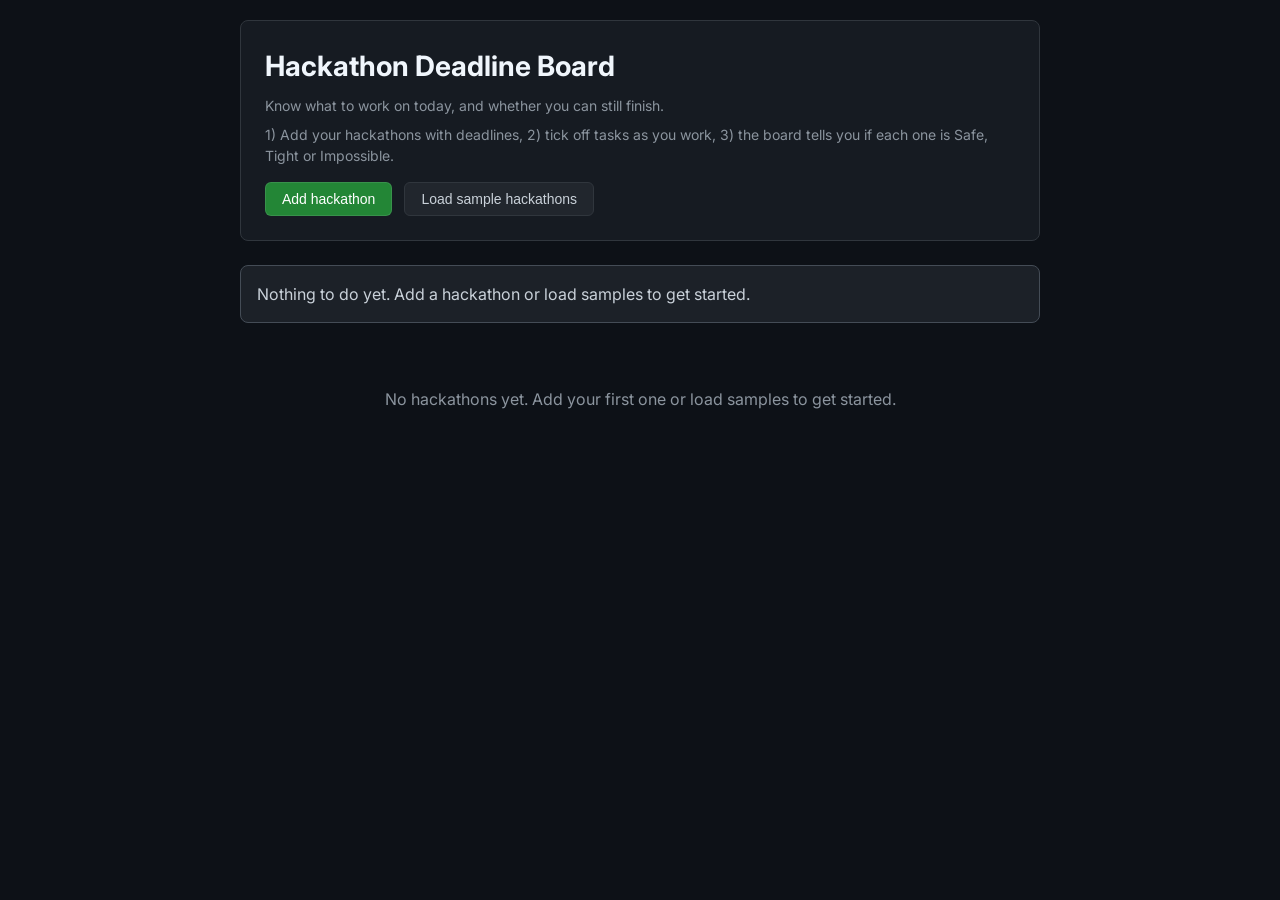
<file: index.html>
<!DOCTYPE html>
<html lang="en">
<head>
    <meta charset="UTF-8">
    <meta name="viewport" content="width=device-width, initial-scale=1.0">
    <title>Hackathon Deadline Board</title>
    <link rel="stylesheet" href="style.css">
    <link href="https://fonts.googleapis.com/css2?family=Inter:wght@400;500;600;700&display=swap" rel="stylesheet">
</head>
<body>
    <div id="app">
        <header>
            <h1>Hackathon Deadline Board</h1>
            <p>Know what to work on today, and whether you can still finish.</p>
            <p>1) Add your hackathons with deadlines, 2) tick off tasks as you work, 3) the board tells you if each one is Safe, Tight or Impossible.</p>
            <div class="actions">
                <button id="addHackathonBtn">Add hackathon</button>
                <button id="loadSamplesBtn">Load sample hackathons</button>
            </div>
        </header>

        <div id="todoPanel" class="panel hidden"></div>
        <div id="cardsBoard" class="board"></div>
    </div>

    <!-- Modal Form -->
    <div id="hackathonModal" class="modal hidden">
        <div class="modal-content">
            <h3 id="modalTitle" style="margin-bottom: 12px; color: #f0f6fc;">Add Hackathon</h3>
            <form id="hackathonForm">
                <input type="hidden" id="editId" value="">
                <div style="margin-bottom: 8px;">
                    <label style="font-size: 12px; color: #8b949e;">Name</label>
                    <input type="text" id="name" placeholder="Hackathon Name" required style="width: 100%; margin-top: 4px;">
                </div>
                <div style="margin-bottom: 8px;">
                    <label style="font-size: 12px; color: #8b949e;">Deadline (Local Time)</label>
                    <input type="datetime-local" id="deadline" required style="width: 100%; margin-top: 4px;">
                </div>
                <div style="margin-bottom: 12px;">
                    <label style="font-size: 12px; color: #8b949e;">Link</label>
                    <input type="text" id="link" placeholder="https://..." style="width: 100%; margin-top: 4px;">
                </div>
                <div style="display: flex; gap: 8px;">
                    <button type="submit" id="saveBtn">Save</button>
                    <button type="button" id="cancelBtn">Cancel</button>
                </div>
            </form>
        </div>
    </div>

    <!-- Confetti Container -->
    <div id="confettiContainer"></div>

    <script src="samples.js"></script>
    <script src="app.js"></script>
</body>
</html>
</file>
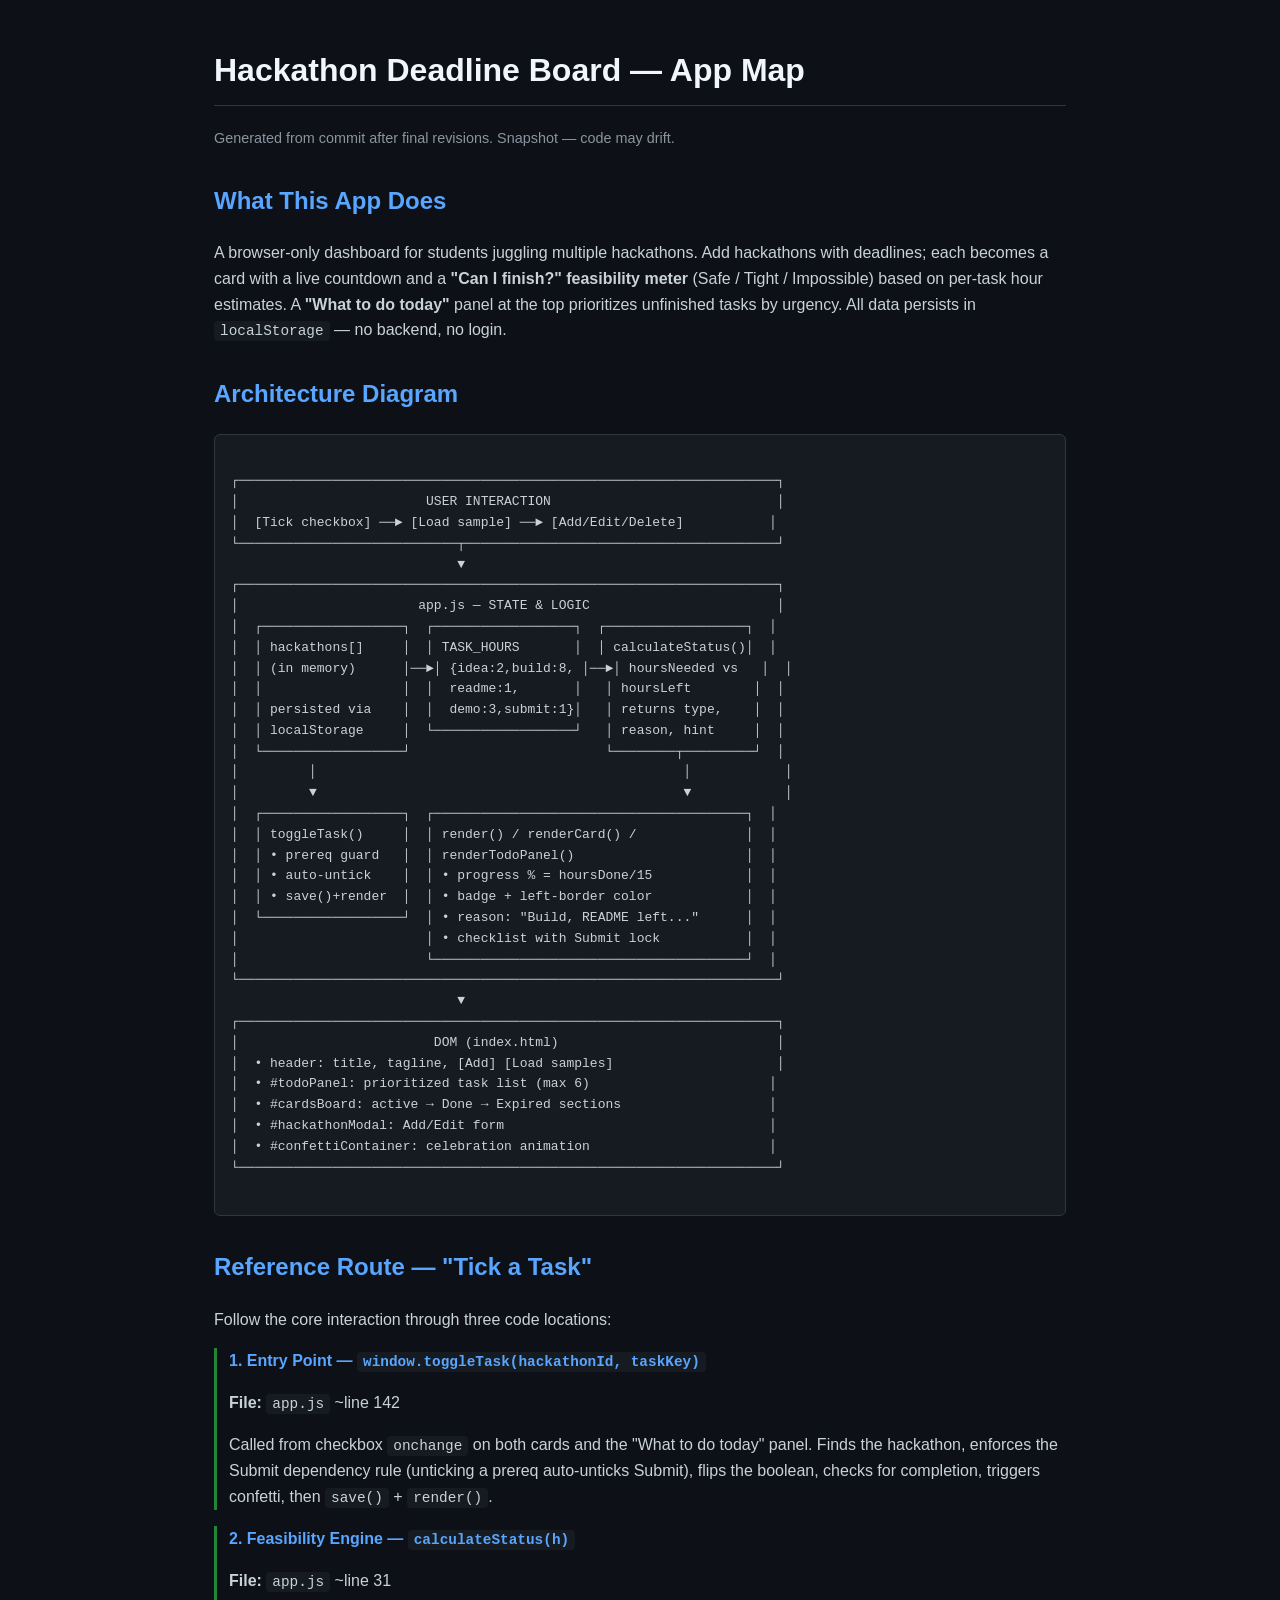
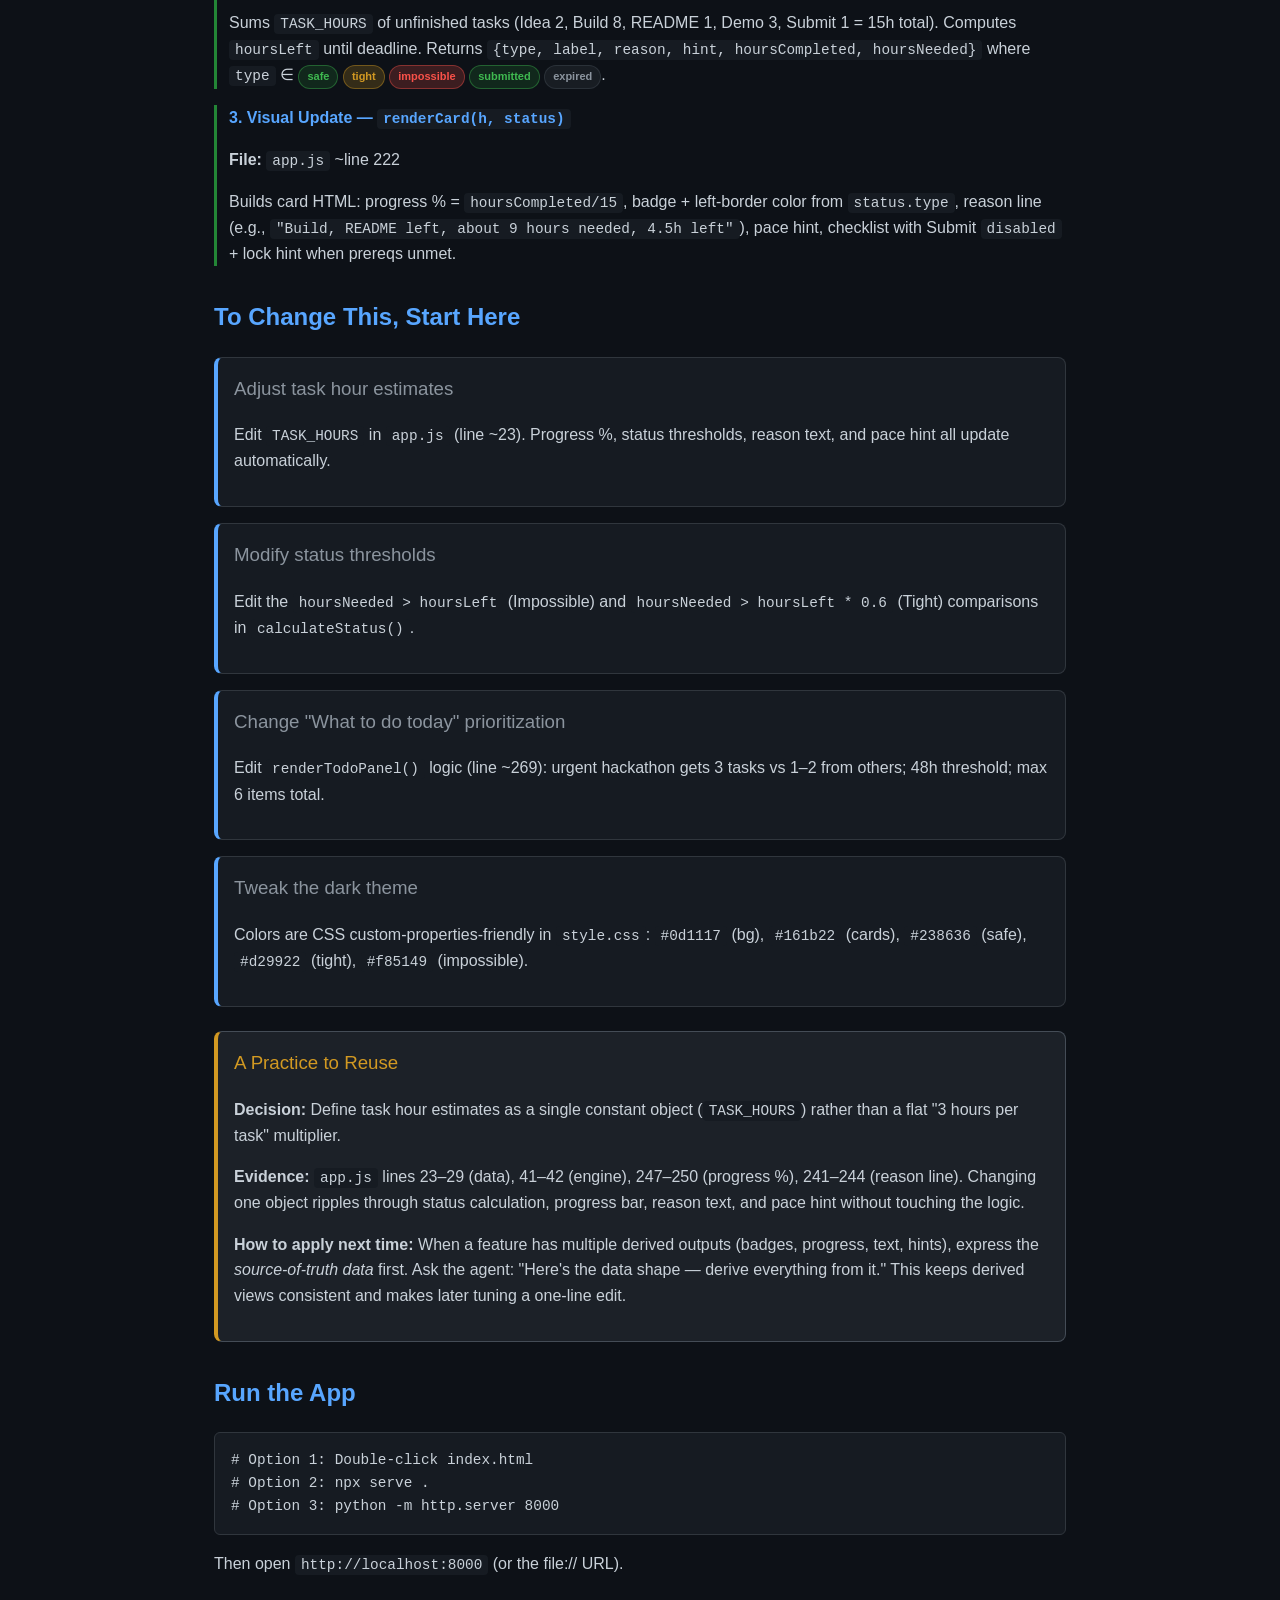
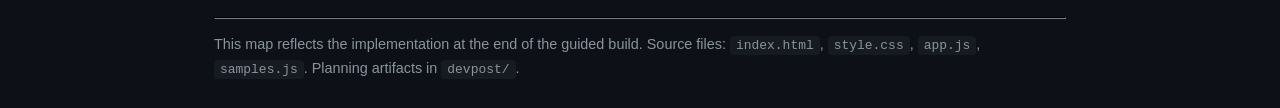
<file: devpost/app-map.html>
<!DOCTYPE html>
<html lang="en">
<head>
    <meta charset="UTF-8">
    <meta name="viewport" content="width=device-width, initial-scale=1.0">
    <title>Hackathon Deadline Board — App Map</title>
    <style>
        * { box-sizing: border-box; }
        body {
            font-family: -apple-system, BlinkMacSystemFont, "Segoe UI", Roboto, Helvetica, Arial, sans-serif;
            max-width: 900px; margin: 0 auto; padding: 24px;
            background: #0d1117; color: #c9d1d9; line-height: 1.6;
        }
        h1 { color: #f0f6fc; border-bottom: 1px solid #30363d; padding-bottom: 8px; }
        h2 { color: #58a6ff; margin-top: 32px; }
        h3 { color: #8b949e; font-weight: 500; }
        code { background: #161b22; padding: 2px 6px; border-radius: 4px; font-family: ui-monospace, SFMono-Regular, Menlo, monospace; font-size: 0.9em; }
        pre { background: #161b22; padding: 16px; border-radius: 6px; overflow-x: auto; border: 1px solid #30363d; }
        pre code { background: none; padding: 0; }
        .card { background: #161b22; border: 1px solid #30363d; border-left: 4px solid #58a6ff; border-radius: 8px; padding: 16px; margin: 16px 0; }
        .card h3 { margin-top: 0; }
        .route-stop { border-left: 3px solid #238636; padding-left: 12px; margin: 12px 0; }
        .route-stop .label { font-weight: 600; color: #58a6ff; }
        .badge { display: inline-block; padding: 2px 8px; border-radius: 12px; font-size: 11px; font-weight: 600; background: rgba(35,134,54,0.2); color: #3fb950; border: 1px solid rgba(63,185,80,0.4); }
        .badge.warn { background: rgba(210,153,34,0.2); color: #d29922; border-color: rgba(210,153,34,0.4); }
        .badge.danger { background: rgba(248,81,73,0.2); color: #f85149; border-color: rgba(248,81,73,0.4); }
        .diagram { font-family: ui-monospace, SFMono-Regular, Menlo, monospace; font-size: 13px; white-space: pre; background: #161b22; padding: 16px; border-radius: 6px; border: 1px solid #30363d; overflow-x: auto; }
        details { margin: 16px 0; }
        summary { cursor: pointer; color: #58a6ff; font-weight: 500; }
        summary:hover { text-decoration: underline; }
        .practice { background: #1c2128; border: 1px solid #444c56; border-left: 4px solid #d29922; padding: 16px; border-radius: 8px; margin-top: 24px; }
        .practice h3 { margin-top: 0; color: #d29922; }
        a { color: #58a6ff; }
        .file-ref { color: #8b949e; font-size: 0.9em; }
    </style>
</head>
<body>
    <h1>Hackathon Deadline Board — App Map</h1>
    <p class="file-ref">Generated from commit after final revisions. Snapshot — code may drift.</p>

    <h2>What This App Does</h2>
    <p>A browser-only dashboard for students juggling multiple hackathons. Add hackathons with deadlines; each becomes a card with a live countdown and a <strong>"Can I finish?" feasibility meter</strong> (Safe / Tight / Impossible) based on per-task hour estimates. A <strong>"What to do today"</strong> panel at the top prioritizes unfinished tasks by urgency. All data persists in <code>localStorage</code> — no backend, no login.</p>

    <h2>Architecture Diagram</h2>
    <div class="diagram">
┌─────────────────────────────────────────────────────────────────────┐
│                        USER INTERACTION                             │
│  [Tick checkbox] ──► [Load sample] ──► [Add/Edit/Delete]           │
└────────────────────────────┬────────────────────────────────────────┘
                             ▼
┌─────────────────────────────────────────────────────────────────────┐
│                       app.js — STATE & LOGIC                        │
│  ┌──────────────────┐  ┌──────────────────┐  ┌──────────────────┐  │
│  │ hackathons[]     │  │ TASK_HOURS       │  │ calculateStatus()│  │
│  │ (in memory)      │──►│ {idea:2,build:8, │──►│ hoursNeeded vs   │  │
│  │                  │  │  readme:1,       │   │ hoursLeft        │  │
│  │ persisted via    │  │  demo:3,submit:1}│   │ returns type,    │  │
│  │ localStorage     │  └──────────────────┘   │ reason, hint     │  │
│  └──────────────────┘                         └────────┬─────────┘  │
│         │                                               │            │
│         ▼                                               ▼            │
│  ┌──────────────────┐  ┌────────────────────────────────────────┐  │
│  │ toggleTask()     │  │ render() / renderCard() /              │  │
│  │ • prereq guard   │  │ renderTodoPanel()                      │  │
│  │ • auto-untick    │  │ • progress % = hoursDone/15            │  │
│  │ • save()+render  │  │ • badge + left-border color            │  │
│  └──────────────────┘  │ • reason: "Build, README left..."      │  │
│                        │ • checklist with Submit lock           │  │
│                        └────────────────────────────────────────┘  │
└─────────────────────────────────────────────────────────────────────┘
                             ▼
┌─────────────────────────────────────────────────────────────────────┐
│                         DOM (index.html)                            │
│  • header: title, tagline, [Add] [Load samples]                     │
│  • #todoPanel: prioritized task list (max 6)                       │
│  • #cardsBoard: active → Done → Expired sections                   │
│  • #hackathonModal: Add/Edit form                                  │
│  • #confettiContainer: celebration animation                       │
└─────────────────────────────────────────────────────────────────────┘
    </div>

    <h2>Reference Route — "Tick a Task"</h2>
    <p>Follow the core interaction through three code locations:</p>

    <div class="route-stop">
        <div class="label">1. Entry Point — <code>window.toggleTask(hackathonId, taskKey)</code></div>
        <p><strong>File:</strong> <code>app.js</code> ~line 142</p>
        <p>Called from checkbox <code>onchange</code> on both cards and the "What to do today" panel. Finds the hackathon, enforces the Submit dependency rule (unticking a prereq auto-unticks Submit), flips the boolean, checks for completion, triggers confetti, then <code>save()</code> + <code>render()</code>.</p>
    </div>

    <div class="route-stop">
        <div class="label">2. Feasibility Engine — <code>calculateStatus(h)</code></div>
        <p><strong>File:</strong> <code>app.js</code> ~line 31</p>
        <p>Sums <code>TASK_HOURS</code> of unfinished tasks (Idea 2, Build 8, README 1, Demo 3, Submit 1 = 15h total). Computes <code>hoursLeft</code> until deadline. Returns <code>{type, label, reason, hint, hoursCompleted, hoursNeeded}</code> where <code>type</code> ∈ <span class="badge">safe</span> <span class="badge warn">tight</span> <span class="badge danger">impossible</span> <span class="badge">submitted</span> <span class="badge" style="background:rgba(72,79,88,0.2);color:#8b949e;border-color:rgba(72,79,88,0.4);">expired</span>.</p>
    </div>

    <div class="route-stop">
        <div class="label">3. Visual Update — <code>renderCard(h, status)</code></div>
        <p><strong>File:</strong> <code>app.js</code> ~line 222</p>
        <p>Builds card HTML: progress % = <code>hoursCompleted/15</code>, badge + left-border color from <code>status.type</code>, reason line (e.g., <code>"Build, README left, about 9 hours needed, 4.5h left"</code>), pace hint, checklist with Submit <code>disabled</code> + lock hint when prereqs unmet.</p>
    </div>

    <h2>To Change This, Start Here</h2>
    <div class="card">
        <h3>Adjust task hour estimates</h3>
        <p>Edit <code>TASK_HOURS</code> in <code>app.js</code> (line ~23). Progress %, status thresholds, reason text, and pace hint all update automatically.</p>
    </div>
    <div class="card">
        <h3>Modify status thresholds</h3>
        <p>Edit the <code>hoursNeeded > hoursLeft</code> (Impossible) and <code>hoursNeeded > hoursLeft * 0.6</code> (Tight) comparisons in <code>calculateStatus()</code>.</p>
    </div>
    <div class="card">
        <h3>Change "What to do today" prioritization</h3>
        <p>Edit <code>renderTodoPanel()</code> logic (line ~269): urgent hackathon gets 3 tasks vs 1–2 from others; 48h threshold; max 6 items total.</p>
    </div>
    <div class="card">
        <h3>Tweak the dark theme</h3>
        <p>Colors are CSS custom-properties-friendly in <code>style.css</code>: <code>#0d1117</code> (bg), <code>#161b22</code> (cards), <code>#238636</code> (safe), <code>#d29922</code> (tight), <code>#f85149</code> (impossible).</p>
    </div>

    <div class="practice">
        <h3>A Practice to Reuse</h3>
        <p><strong>Decision:</strong> Define task hour estimates as a single constant object (<code>TASK_HOURS</code>) rather than a flat "3 hours per task" multiplier.</p>
        <p><strong>Evidence:</strong> <code>app.js</code> lines 23–29 (data), 41–42 (engine), 247–250 (progress %), 241–244 (reason line). Changing one object ripples through status calculation, progress bar, reason text, and pace hint without touching the logic.</p>
        <p><strong>How to apply next time:</strong> When a feature has multiple derived outputs (badges, progress, text, hints), express the <em>source-of-truth data</em> first. Ask the agent: "Here's the data shape — derive everything from it." This keeps derived views consistent and makes later tuning a one-line edit.</p>
    </div>

    <h2>Run the App</h2>
    <pre><code># Option 1: Double-click index.html
# Option 2: npx serve .
# Option 3: python -m http.server 8000</code></pre>
    <p>Then open <code>http://localhost:8000</code> (or the file:// URL).</p>

    <hr style="border-color: #30363d; margin-top: 40px;">
    <p style="color: #8b949e; font-size: 0.9em;">
        This map reflects the implementation at the end of the guided build.
        Source files: <code>index.html</code>, <code>style.css</code>, <code>app.js</code>, <code>samples.js</code>.
        Planning artifacts in <code>devpost/</code>.
    </p>
</body>
</html>
</file>
<file: style.css>
* {
    box-sizing: border-box;
    margin: 0;
    padding: 0;
}
body {
    background-color: #0d1117;
    color: #c9d1d9;
    font-family: 'Inter', -apple-system, BlinkMacSystemFont, "Segoe UI", Roboto, Helvetica, Arial, sans-serif;
    line-height: 1.5;
    padding: 20px;
}
#app {
    max-width: 800px;
    margin: 0 auto;
}
header {
    background-color: #161b22;
    padding: 24px;
    border-radius: 8px;
    border: 1px solid #30363d;
    margin-bottom: 24px;
}
header h1 {
    font-size: 28px;
    color: #f0f6fc;
    margin-bottom: 8px;
    font-weight: 700;
}
header p {
    font-size: 14px;
    color: #8b949e;
    margin-bottom: 8px;
}
.actions {
    margin-top: 16px;
    display: flex;
    gap: 12px;
}
button {
    background-color: #21262d;
    color: #c9d1d9;
    border: 1px solid #30363d;
    padding: 8px 16px;
    border-radius: 6px;
    cursor: pointer;
    font-weight: 500;
    font-size: 14px;
    transition: background 0.2s;
}
button:hover {
    background-color: #30363d;
}
button#addHackathonBtn {
    background-color: #238636;
    color: #ffffff;
    border-color: rgba(240,246,252,0.1);
}
button#addHackathonBtn:hover {
    background-color: #2ea043;
}

/* Panels and Boards */
.panel {
    background-color: #1c2128;
    padding: 16px;
    border-radius: 8px;
    border: 1px solid #444c56;
    margin-bottom: 24px;
}
.board {
    display: flex;
    flex-direction: column;
    gap: 16px;
}
.expired-section {
    margin-top: 32px;
    border-top: 1px solid #30363d;
    padding-top: 16px;
}
.expired-section h3 {
    font-size: 14px;
    color: #8b949e;
    margin-bottom: 12px;
    text-transform: uppercase;
    letter-spacing: 0.5px;
}

/* Cards */
.card {
    background-color: #161b22;
    border: 1px solid #30363d;
    border-left: 4px solid #30363d;
    border-radius: 8px;
    padding: 16px;
    position: relative;
    transition: transform 0.1s;
}
.card.status-safe { border-left-color: #238636; }
.card.status-tight { border-left-color: #d29922; }
.card.status-impossible { border-left-color: #f85149; }
.card.status-expired { border-left-color: #484f58; opacity: 0.7; }
.card.status-submitted { border-left-color: #238636; }

.card-header {
    display: flex;
    justify-content: space-between;
    align-items: flex-start;
    margin-bottom: 4px;
}
.card-header a {
    color: #58a6ff;
    text-decoration: none;
    font-weight: 600;
    font-size: 18px;
}
.card-header a:hover { text-decoration: underline; }

.card-actions {
    display: flex;
    gap: 8px;
}
.btn-icon {
    padding: 4px 8px;
    font-size: 12px;
}

.deadline-text {
    font-size: 13px;
    color: #8b949e;
    margin-bottom: 8px;
}
.countdown {
    font-family: ui-monospace, SFMono-Regular, Menlo, Monaco, Consolas, monospace;
    font-size: 20px;
    font-weight: 600;
    color: #f0f6fc;
    margin-bottom: 12px;
}

/* Badges and Hints */
.status-row {
    display: flex;
    align-items: center;
    gap: 8px;
    margin-bottom: 4px;
}
.badge {
    padding: 2px 8px;
    border-radius: 12px;
    font-size: 11px;
    font-weight: 600;
    text-transform: uppercase;
}
.badge-safe { background: rgba(35, 134, 54, 0.2); color: #3fb950; border: 1px solid rgba(63, 185, 80, 0.4); }
.badge-tight { background: rgba(210, 153, 34, 0.2); color: #d29922; border: 1px solid rgba(210, 153, 34, 0.4); }
.badge-impossible { background: rgba(248, 81, 73, 0.2); color: #f85149; border: 1px solid rgba(248, 81, 73, 0.4); }
.badge-expired { background: rgba(72, 79, 88, 0.2); color: #8b949e; border: 1px solid rgba(72, 79, 88, 0.4); }
.badge-done { background: rgba(35, 134, 54, 0.2); color: #3fb950; border: 1px solid rgba(63, 185, 80, 0.4); }
.badge-submitted { background: rgba(35, 134, 54, 0.2); color: #3fb950; border: 1px solid rgba(63, 185, 80, 0.4); }

.reason-line { font-size: 12px; color: #8b949e; }
.pace-hint { font-size: 12px; color: #8b949e; font-style: italic; margin-bottom: 12px; }

/* Progress Bar */
.progress-container {
    margin-bottom: 16px;
}
.progress-text {
    font-size: 12px;
    color: #8b949e;
    margin-bottom: 4px;
    display: flex;
    justify-content: space-between;
}
.progress-bg {
    height: 6px;
    background: #30363d;
    border-radius: 3px;
    overflow: hidden;
}
.progress-fill {
    height: 100%;
    transition: width 0.3s ease;
}
.fill-safe { background-color: #238636; }
.fill-tight { background-color: #d29922; }
.fill-impossible { background-color: #f85149; }
.fill-done { background-color: #238636; }
.fill-submitted { background-color: #238636; }

/* Checklist */
.checklist {
    display: flex;
    flex-direction: column;
    gap: 6px;
}
.task-item {
    display: flex;
    align-items: center;
    gap: 8px;
    font-size: 14px;
    cursor: pointer;
}
.task-item input { cursor: pointer; }
.task-item.completed {
    text-decoration: line-through;
    color: #8b949e;
}

/* Modal */
.modal {
    position: fixed;
    top: 0; left: 0; width: 100%; height: 100%;
    background: rgba(0,0,0,0.8);
    display: flex;
    justify-content: center;
    align-items: center;
    z-index: 100;
}
.modal-content {
    background: #161b22;
    padding: 24px;
    border-radius: 8px;
    border: 1px solid #30363d;
    width: 90%;
    max-width: 400px;
    box-shadow: 0 8px 24px rgba(0,0,0,0.5);
}
#hackathonForm input {
    background: #0d1117;
    border: 1px solid #30363d;
    color: #c9d1d9;
    padding: 10px 12px;
    border-radius: 6px;
    font-family: inherit;
}
#hackathonForm input:focus {
    outline: none;
    border-color: #58a6ff;
}

/* "What to do today" list */
.todo-list {
    list-style: none;
}
.todo-task {
    display: flex;
    align-items: center;
    padding: 8px 0;
    border-bottom: 1px solid #30363d;
    font-size: 14px;
}
.todo-task:last-child { border-bottom: none; }
.status-dot {
    width: 8px;
    height: 8px;
    border-radius: 50%;
    margin-right: 10px;
}
.dot-safe { background-color: #238636; }
.dot-tight { background-color: #d29922; }
.dot-impossible { background-color: #f85149; }

.todo-hackathon-name {
    color: #8b949e;
    font-size: 12px;
    margin-left: 8px;
}

.hidden { display: none !important; }

/* Confetti */
.confetti {
    position: fixed;
    width: 8px;
    height: 8px;
    opacity: 0;
    pointer-events: none;
}
@keyframes confetti-fall {
    0% { transform: translateY(0) rotate(0); opacity: 1; }
    100% { transform: translateY(100vh) rotate(720deg); opacity: 0; }
}
/* Confetti container sits above everything */
#confettiContainer {
    position: fixed;
    inset: 0;
    pointer-events: none;
    z-index: 200;
    overflow: hidden;
}

/* Smooth color changes when status changes */
.card, .progress-fill, .badge {
    transition: border-color 0.4s ease, background-color 0.4s ease, color 0.4s ease, width 0.3s ease;
}

/* Locked checklist on expired cards */
.card.status-expired .task-item { cursor: not-allowed; }
.card.status-expired .task-item input { cursor: not-allowed; }

/* Locked submit task */
.task-item.locked {
    color: #6e7681;
    cursor: not-allowed;
}
.task-item.locked input {
    cursor: not-allowed;
    opacity: 0.5;
}
.lock-hint {
    font-size: 11px;
    color: #8b949e;
    margin-left: 8px;
    font-style: italic;
}

/* Phone layout */
@media (max-width: 600px) {
    body { padding: 12px; }
    header { padding: 16px; }
    header h1 { font-size: 22px; }
    .actions { flex-wrap: wrap; }
    .actions button { flex: 1 1 100%; }
    .card-header { flex-direction: column; gap: 8px; }
    .countdown { font-size: 18px; }
    .status-row { flex-wrap: wrap; }
    .todo-task { flex-wrap: wrap; }
    .todo-hackathon-name { flex-basis: 100%; margin-left: 26px; }
}
</file>
